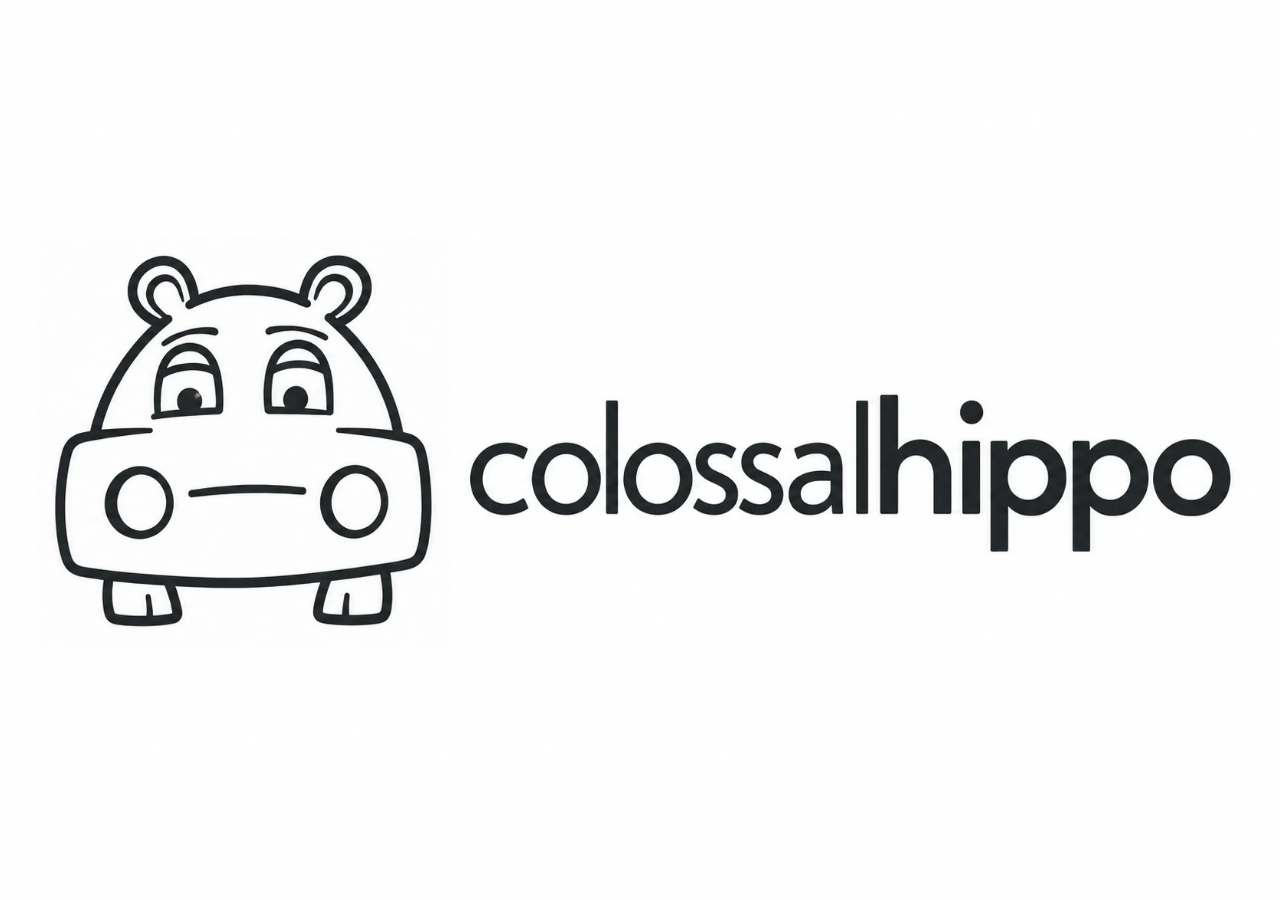
<file: index.html>
<!doctype html>
<html lang="en">
<head>
  <meta charset="utf-8">
  <meta name="viewport" content="width=device-width, initial-scale=1">
  <title>colossalhippo</title>
  <link rel="icon" href="data:,">
  <style>
    html, body { height: 100%; margin: 0; }
    body {
      display: flex;
      align-items: center;
      justify-content: center;
      background: #fefefe;
    }
    .logo {
      position: relative;
      width: min(100vw, 1672px);
      aspect-ratio: 1672 / 941;
      container-type: inline-size;
    }
    .logo img { display: block; width: 100%; height: auto; }
    .hippo {
      position: absolute;
      left: 2.99%;
      top: 20.19%;
      width: 32.30%;
      height: 57.38%;
    }
    .hippo img {
      height: 100%;
      mix-blend-mode: multiply;
      transform-origin: 50% 90%;
    }
    .dust {
      position: absolute;
      top: 94%;
      width: 0;
      height: 0;
    }
    .dust.l { left: 24.8%; }
    .dust.r { left: 76.3%; }
    .dust i {
      position: absolute;
      width: 3.2cqw;
      aspect-ratio: 1;
      border-radius: 50%;
      background: #c2c2c2;
      opacity: 0;
    }
    .dust i:nth-child(1) { --dx: -130%; --dy: -60%; }
    .dust i:nth-child(2) { --dx: -230%; --dy: 10%; width: 2.4cqw; }
    .dust i:nth-child(3) { --dx: -60%; --dy: -170%; width: 1.8cqw; }
    .dust.r i:nth-child(1) { --dx: 130%; }
    .dust.r i:nth-child(2) { --dx: 230%; }
    .dust.r i:nth-child(3) { --dx: 60%; }
    @media (hover: hover) and (prefers-reduced-motion: no-preference) {
      .hippo:hover img { animation: stomp 1.6s ease-in-out infinite; }
      .hippo:hover .dust i { animation: puff 1.6s ease-out infinite; }
      .hippo:hover .dust.r i { animation-delay: 0.32s; }
      .hippo:hover .dust.l i { animation-delay: 1.12s; }
    }
    @keyframes puff {
      0% { opacity: 1; transform: translate(-50%, -50%) scale(0.3); }
      25% { opacity: 0; transform: translate(-50%, -50%) translate(var(--dx), var(--dy)) scale(1.2); }
      100% { opacity: 0; transform: translate(-50%, -50%) translate(var(--dx), var(--dy)) scale(1.2); }
    }
    @keyframes stomp {
      0%, 100% { transform: none; }
      10% { transform: translateY(-4%) rotate(-3deg); }
      20% { transform: translateY(0) rotate(0) scale(1.03, 0.95); }
      28% { transform: none; }
      50% { transform: none; }
      60% { transform: translateY(-4%) rotate(3deg); }
      70% { transform: translateY(0) rotate(0) scale(1.03, 0.95); }
      78% { transform: none; }
    }
  </style>
</head>
<body>
  <div class="logo">
    <img src="wordmark.webp" width="1672" height="941" alt="colossalhippo">
    <div class="hippo"><img src="hippo.webp" width="540" height="540" alt="">
      <span class="dust l"><i></i><i></i><i></i></span>
      <span class="dust r"><i></i><i></i><i></i></span>
    </div>
  </div>
</body>
</html>
</file>
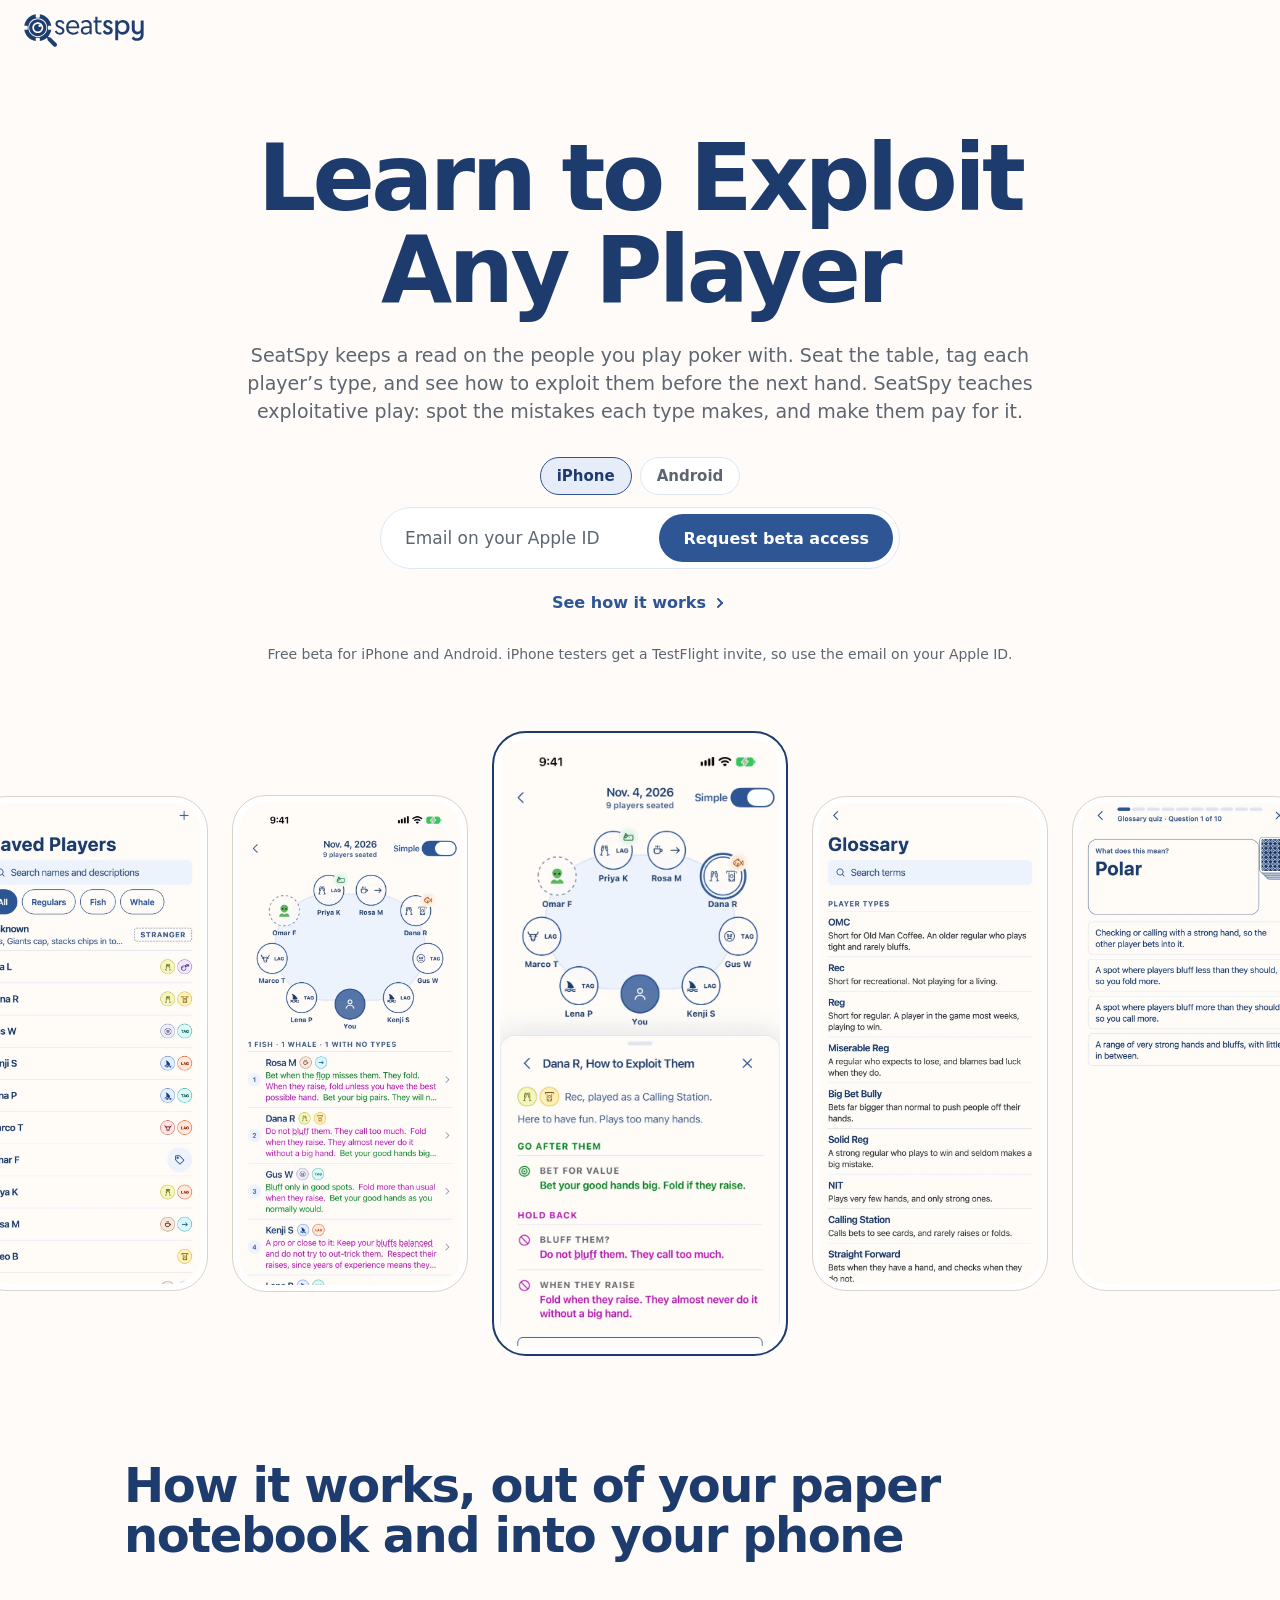
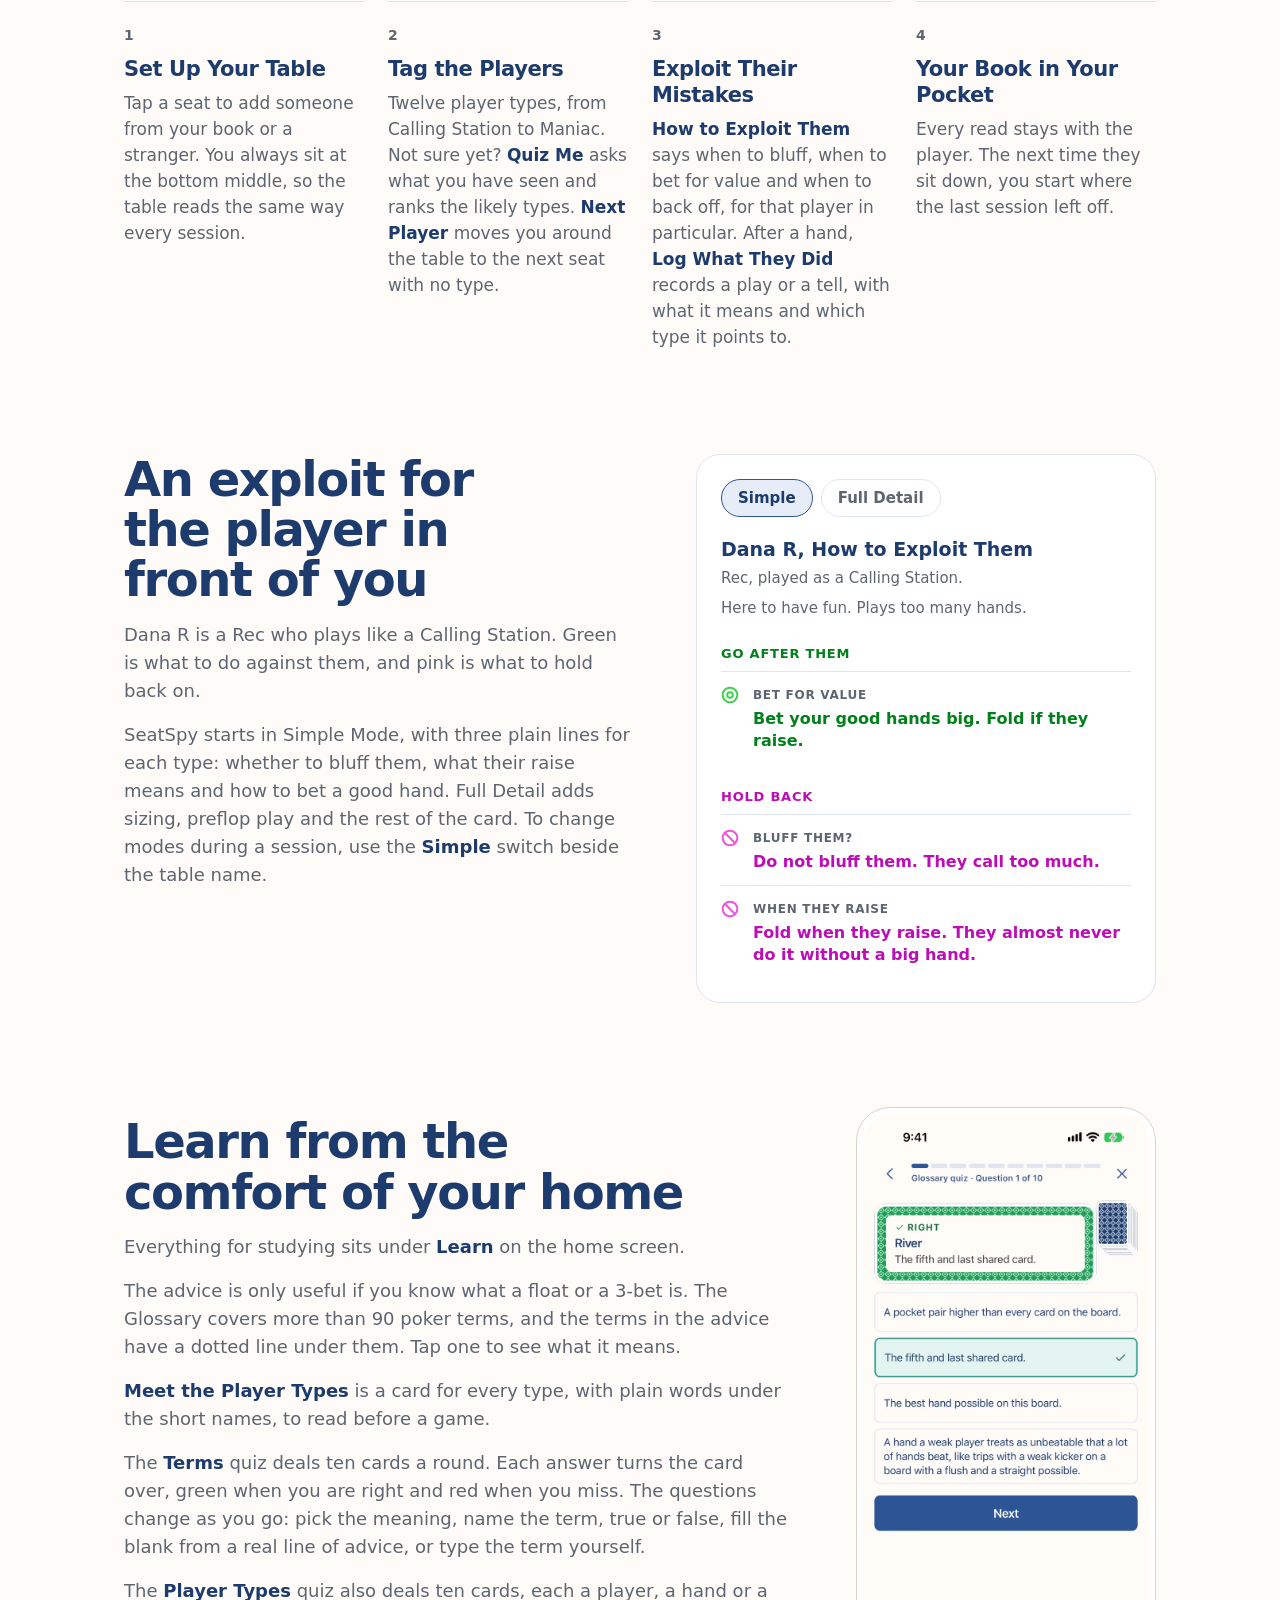
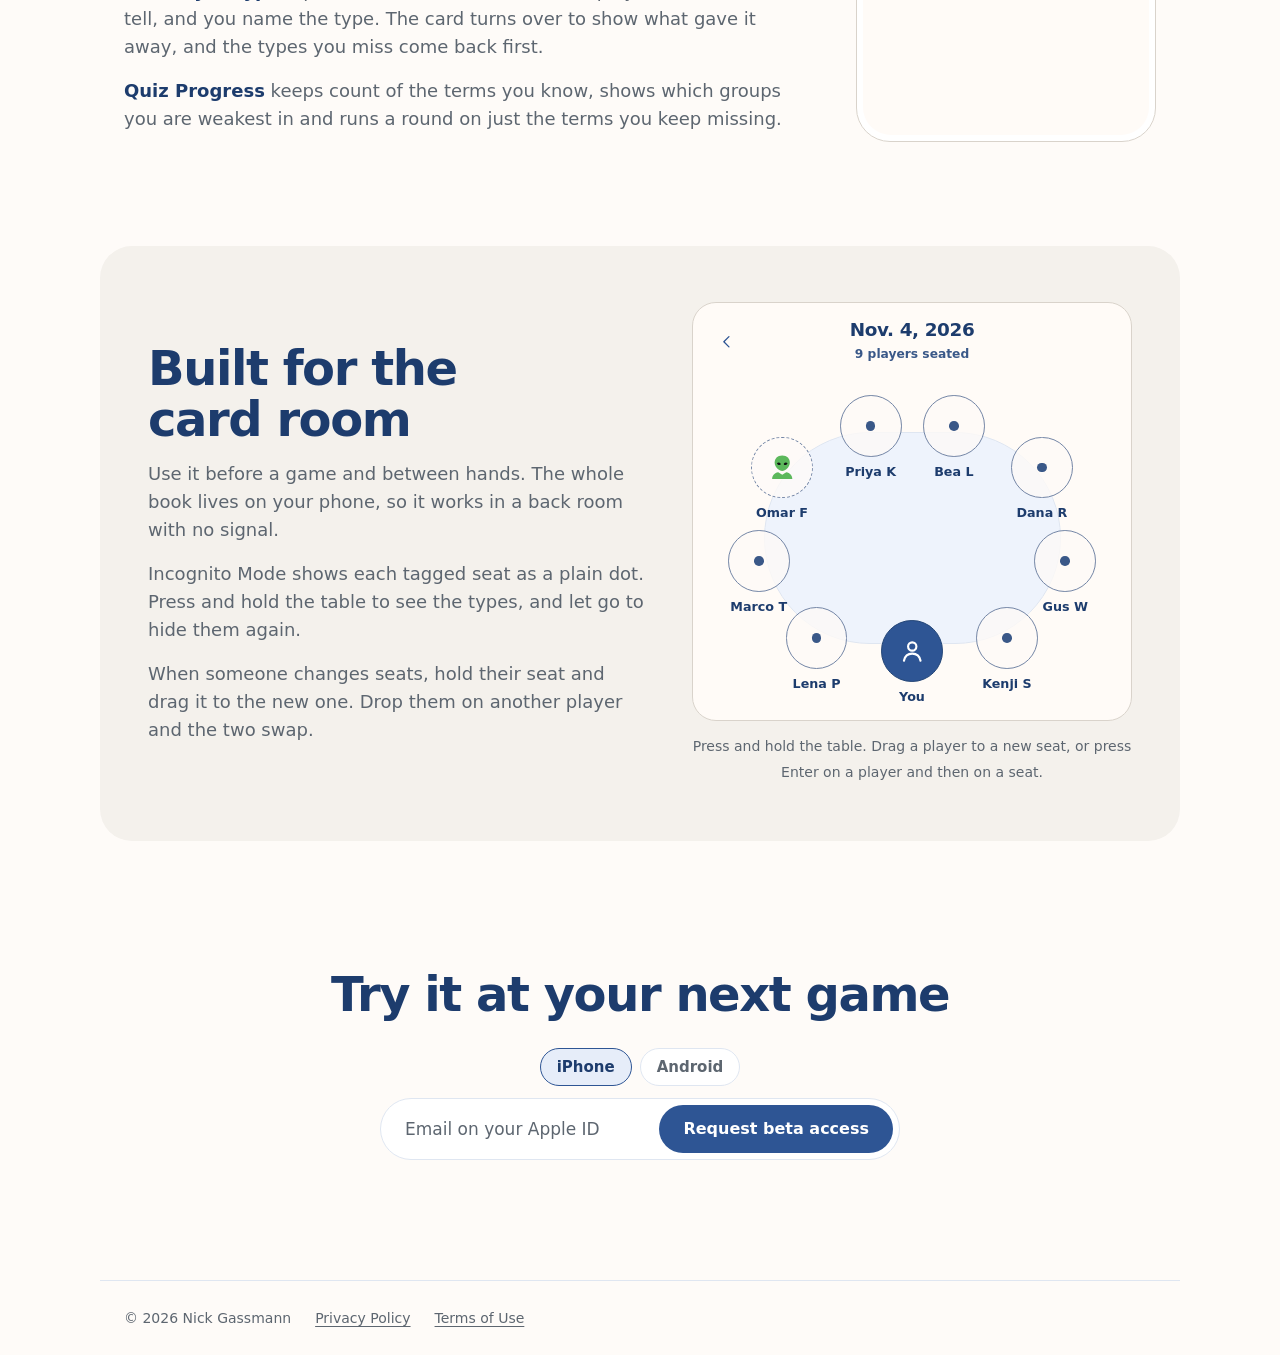
<file: seatspy/index.html>
<!doctype html>
<html lang="en">
<head>
  <meta charset="utf-8">
  <meta name="viewport" content="width=device-width, initial-scale=1">
  <title>SeatSpy: Learn to Exploit Any Player at the Table</title>
  <meta name="description" content="SeatSpy is an app for iPhone and Android that keeps a read on every poker player you face, and tells you how to exploit them.">
  <meta property="og:title" content="SeatSpy: Learn to Exploit Any Player at the Table">
  <meta property="og:description" content="An app for iPhone and Android that keeps a read on every poker player you face, and tells you how to exploit them.">
  <meta property="og:image" content="https://colossalhippo.com/seatspy/og.png?v=4">
  <meta property="og:url" content="https://colossalhippo.com/seatspy/">
  <meta name="twitter:card" content="summary_large_image">
  <link rel="icon" href="favicon.png">
  <link rel="apple-touch-icon" href="icon.png">
  <link rel="stylesheet" href="home.css?v=11">
  <script>document.documentElement.classList.add('js');</script>
</head>
<body>

<nav class="bar">
  <a class="brand" href="./"><img src="logo.svg" alt="SeatSpy" width="140" height="39"></a>
</nav>

<header class="hero t-stagger">
  <h1>
    <span class="t-stagger-line t-stagger-line--1">Learn to Exploit</span>
    <span class="t-stagger-line t-stagger-line--2">Any Player</span>
  </h1>
  <p class="lede t-stagger-line t-stagger-line--3">SeatSpy keeps a read on the people you play poker with. Seat the table, tag each player’s type, and see how to exploit them before the next hand. SeatSpy teaches exploitative play: spot the mistakes each type makes, and make them pay for it.</p>
  <div class="request t-stagger-line t-stagger-line--4" id="request">
  <form class="beta" action="https://formspree.io/f/mzeebnqj" method="POST">
    <fieldset class="beta-phone">
      <legend class="sr">Your phone</legend>
      <label><input class="sr" type="radio" name="phone" value="iPhone" checked><span>iPhone</span></label>
      <label><input class="sr" type="radio" name="phone" value="Android"><span>Android</span></label>
    </fieldset>
    <div class="beta-fields">
      <label class="sr beta-label" for="beta-email-1">Email on your Apple ID</label>
      <input id="beta-email-1" class="beta-input" type="email" name="email" placeholder="Email on your Apple ID" autocomplete="email" required>
      <input type="hidden" name="_subject" value="SeatSpy beta request">
      <input type="text" name="_gotcha" class="sr" tabindex="-1" autocomplete="off" aria-hidden="true">
      <button class="pill pill-dark beta-send" type="submit">Request beta access</button>
    </div>
    <p class="beta-done" hidden>
      <span class="t-success-check" data-state="out" aria-hidden="true"><svg viewBox="0 0 48 48" fill="none"><path d="M14 24l7 7 13-14" stroke="currentColor" stroke-width="4" stroke-linecap="round" stroke-linejoin="round"/></svg></span>
      <span class="beta-thanks">Thanks. I will send a TestFlight invite to that email.</span>
    </p>
    <p class="beta-install" hidden><a class="pill pill-dark" href="android/">Install SeatSpy for Android</a></p>
    <p class="beta-error" role="alert" hidden>That did not go through. Try again, or email <a href="mailto:nickgassmann@gmail.com">nickgassmann@gmail.com</a>.</p>
  </form>
  </div>
  <div class="actions t-stagger-line t-stagger-line--4">
    <a class="pill-link t-learn" href="#how">See how it works
      <span class="t-learn-chevron" aria-hidden="true"><svg width="16" height="16" viewBox="0 0 16 16" fill="none" stroke="currentColor" stroke-width="1.8" stroke-linecap="round">
        <path class="t-learn-arm t-learn-arm-top" d="M6 4L10 8"/>
        <path class="t-learn-arm t-learn-arm-bot" d="M10 8L6 12"/>
      </svg></span>
    </a>
  </div>
  <p class="note t-stagger-line t-stagger-line--5">Free beta for iPhone and Android. iPhone testers get a TestFlight invite, so use the email on your Apple ID.</p>
</header>

<section class="showcase" aria-label="SeatSpy screens">
  <div class="phones">
    <figure class="deal t-tilt" style="--x:-2"><div class="phone t-tilt-card"><img src="screens/saved.webp" alt="Saved Players, a list of players with their type icons" width="720" height="1561"><div class="t-tilt-glare"></div></div></figure>
    <figure class="deal t-tilt" style="--x:-1"><div class="phone t-tilt-card"><img src="screens/table-read.webp" alt="The table in Simple Mode, with a plain line on how to play each seated player" width="720" height="1565"><div class="t-tilt-glare"></div></div></figure>
    <figure class="deal t-tilt deal-main" style="--x:0"><div class="phone t-tilt-card"><img src="screens/howto.webp?v=3" alt="How to Exploit Them for one player in Simple Mode, split into Go after them and Hold back" width="720" height="1565"><div class="t-tilt-glare"></div></div></figure>
    <figure class="deal t-tilt" style="--x:1"><div class="phone t-tilt-card"><img src="screens/glossary.webp" alt="The Glossary, with every player type and term" width="720" height="1561"><div class="t-tilt-glare"></div></div></figure>
    <figure class="deal t-tilt" style="--x:2"><div class="phone t-tilt-card"><img src="screens/quiz.webp" alt="The glossary quiz, one card at a time" width="720" height="1561"><div class="t-tilt-glare"></div></div></figure>
  </div>
</section>

<section class="how" id="how">
  <h2 class="t-reveal">How it works, out of your paper notebook and into your phone</h2>
  <ol class="steps">
    <li class="step t-reveal">
      <h3>Set Up Your Table</h3>
      <p>Tap a seat to add someone from your book or a stranger. You always sit at the bottom middle, so the table reads the same way every session.</p>
    </li>
    <li class="step t-reveal">
      <h3>Tag the Players</h3>
      <p>Twelve player types, from Calling Station to Maniac. Not sure yet? <b>Quiz Me</b> asks what you have seen and ranks the likely types. <b>Next Player</b> moves you around the table to the next seat with no type.</p>
    </li>
    <li class="step t-reveal">
      <h3>Exploit Their Mistakes</h3>
      <p><b>How to Exploit Them</b> says when to bluff, when to bet for value and when to back off, for that player in particular. After a hand, <b>Log What They Did</b> records a play or a tell, with what it means and which type it points to.</p>
    </li>
    <li class="step t-reveal">
      <h3>Your Book in Your Pocket</h3>
      <p>Every read stays with the player. The next time they sit down, you start where the last session left off.</p>
    </li>
  </ol>
</section>

<section class="advice">
  <div class="advice-text">
    <h2 class="t-reveal">An exploit for the player in front of you</h2>
    <p class="t-reveal">Dana R is a Rec who plays like a Calling Station. Green is what to do against them, and pink is what to hold back on.</p>
    <p class="t-reveal">SeatSpy starts in Simple Mode, with three plain lines for each type: whether to bluff them, what their raise means and how to bet a good hand. Full Detail adds sizing, preflop play and the rest of the card. To change modes during a session, use the <b>Simple</b> switch beside the table name.</p>
  </div>
  <article class="verdicts" aria-label="How to exploit Dana R">
    <fieldset class="detail-switch t-reveal">
      <legend class="sr">Card detail</legend>
      <label><input class="sr" type="radio" name="detail" value="simple" checked><span>Simple</span></label>
      <label><input class="sr" type="radio" name="detail" value="full"><span>Full Detail</span></label>
    </fieldset>
    <header class="verdicts-head t-reveal">
      <h3>Dana R, How to Exploit Them</h3>
      <p>Rec, played as a Calling Station.</p>
      <p class="detail-simple">Here to have fun. Plays too many hands.</p>
    </header>
    <div class="detail-simple">
    <p class="group group-go t-reveal">Go after them</p>
    <div class="field go t-reveal">
      <svg class="mark" viewBox="0 0 16 16" aria-hidden="true"><circle cx="8" cy="8" r="6.5"/><circle cx="8" cy="8" r="2.5"/></svg>
      <div><p class="label">Bet for value</p><p><strong>Bet your good hands big. Fold if they raise.</strong></p></div>
    </div>
    <p class="group group-stop t-reveal">Hold back</p>
    <div class="field stop t-reveal">
      <svg class="mark" viewBox="0 0 16 16" aria-hidden="true"><circle cx="8" cy="8" r="6.5"/><path d="M3.4 3.4l9.2 9.2"/></svg>
      <div><p class="label">Bluff them?</p><p><strong>Do not bluff them. They call too much.</strong></p></div>
    </div>
    <div class="field stop t-reveal">
      <svg class="mark" viewBox="0 0 16 16" aria-hidden="true"><circle cx="8" cy="8" r="6.5"/><path d="M3.4 3.4l9.2 9.2"/></svg>
      <div><p class="label">When they raise</p><p><strong>Fold when they raise. They almost never do it without a big hand.</strong></p></div>
    </div>
    </div>
    <div class="detail-full">
    <p class="group group-go t-reveal">Go after them</p>
    <div class="field go t-reveal">
      <svg class="mark" viewBox="0 0 16 16" aria-hidden="true"><circle cx="8" cy="8" r="6.5"/><circle cx="8" cy="8" r="2.5"/></svg>
      <div><p class="label">Bet for value</p><p><strong>Value bet them to death, with a solid bet-fold plan behind it.</strong></p></div>
    </div>
    <div class="field go t-reveal">
      <svg class="mark" viewBox="0 0 16 16" aria-hidden="true"><circle cx="8" cy="8" r="6.5"/><circle cx="8" cy="8" r="2.5"/></svg>
      <div><p class="label">Before the flop</p><p><strong>Get into as many pots with them as you can.</strong> They are the player you want to be in with.</p></div>
    </div>
    <div class="field go t-reveal">
      <svg class="mark" viewBox="0 0 16 16" aria-hidden="true"><circle cx="8" cy="8" r="6.5"/><circle cx="8" cy="8" r="2.5"/></svg>
      <div><p class="label">How much to bet</p><p><strong>Normal to large.</strong> They are not counting.</p></div>
    </div>
    <p class="group group-stop t-reveal">Hold back</p>
    <div class="field stop t-reveal">
      <svg class="mark" viewBox="0 0 16 16" aria-hidden="true"><circle cx="8" cy="8" r="6.5"/><path d="M3.4 3.4l9.2 9.2"/></svg>
      <div><p class="label">Bluff them?</p><p><strong>Generally, it is -EV to try to bluff a rec.</strong> Value bet instead.</p></div>
    </div>
    </div>
  </article>
</section>

<section class="train">
  <div class="train-text">
    <h2 class="t-reveal">Learn from the comfort of your home</h2>
    <p class="t-reveal">Everything for studying sits under <b>Learn</b> on the home screen.</p>
    <p class="t-reveal">The advice is only useful if you know what a float or a 3-bet is. The Glossary covers more than 90 poker terms, and the terms in the advice have a dotted line under them. Tap one to see what it means.</p>
    <p class="t-reveal"><b>Meet the Player Types</b> is a card for every type, with plain words under the short names, to read before a game.</p>
    <p class="t-reveal">The <b>Terms</b> quiz deals ten cards a round. Each answer turns the card over, green when you are right and red when you miss. The questions change as you go: pick the meaning, name the term, true or false, fill the blank from a real line of advice, or type the term yourself.</p>
    <p class="t-reveal">The <b>Player Types</b> quiz also deals ten cards, each a player, a hand or a tell, and you name the type. The card turns over to show what gave it away, and the types you miss come back first.</p>
    <p class="t-reveal"><b>Quiz Progress</b> keeps count of the terms you know, shows which groups you are weakest in and runs a round on just the terms you keep missing.</p>
  </div>
  <figure class="train-phone t-reveal"><div class="phone"><img src="screens/quiz-right.webp" alt="A quiz card turned over to show a right answer, River, the fifth and last shared card" width="720" height="1565" loading="lazy"></div></figure>
</section>

<section class="room">
  <div class="room-text">
    <h2 class="t-reveal">Built for the card room</h2>
    <p class="t-reveal">Use it before a game and between hands. The whole book lives on your phone, so it works in a back room with no signal.</p>
    <p class="t-reveal">Incognito Mode shows each tagged seat as a plain dot. Press and hold the table to see the types, and let go to hide them again.</p>
    <p class="t-reveal">When someone changes seats, hold their seat and drag it to the new one. Drop them on another player and the two swap.</p>
  </div>
  <figure class="peek-wrap t-reveal">
    <div class="peek" role="group" aria-label="A table in incognito mode">
      <img class="table-fallback" src="screens/table-top.webp" alt="A table of nine players, each seat showing the player's types" width="900" height="824" draggable="false">
    </div>
    <figcaption>Press and hold the table. Drag a player to a new seat, or press Enter on a player and then on a seat.</figcaption>
    <p class="sr" aria-live="polite"></p>
  </figure>
</section>

<section class="closing">
  <h2 class="t-reveal">Try it at your next game</h2>
  <form class="beta t-reveal" action="https://formspree.io/f/mzeebnqj" method="POST">
    <fieldset class="beta-phone">
      <legend class="sr">Your phone</legend>
      <label><input class="sr" type="radio" name="phone" value="iPhone" checked><span>iPhone</span></label>
      <label><input class="sr" type="radio" name="phone" value="Android"><span>Android</span></label>
    </fieldset>
    <div class="beta-fields">
      <label class="sr beta-label" for="beta-email-2">Email on your Apple ID</label>
      <input id="beta-email-2" class="beta-input" type="email" name="email" placeholder="Email on your Apple ID" autocomplete="email" required>
      <input type="hidden" name="_subject" value="SeatSpy beta request">
      <input type="text" name="_gotcha" class="sr" tabindex="-1" autocomplete="off" aria-hidden="true">
      <button class="pill pill-dark beta-send" type="submit">Request beta access</button>
    </div>
    <p class="beta-done" hidden>
      <span class="t-success-check" data-state="out" aria-hidden="true"><svg viewBox="0 0 48 48" fill="none"><path d="M14 24l7 7 13-14" stroke="currentColor" stroke-width="4" stroke-linecap="round" stroke-linejoin="round"/></svg></span>
      <span class="beta-thanks">Thanks. I will send a TestFlight invite to that email.</span>
    </p>
    <p class="beta-install" hidden><a class="pill pill-dark" href="android/">Install SeatSpy for Android</a></p>
    <p class="beta-error" role="alert" hidden>That did not go through. Try again, or email <a href="mailto:nickgassmann@gmail.com">nickgassmann@gmail.com</a>.</p>
  </form>
</section>

<footer class="foot">
  <span>© 2026 Nick Gassmann</span>
  <a href="privacy/">Privacy Policy</a>
  <a href="terms/">Terms of Use</a>
</footer>

<script src="home.js?v=6"></script>
</body>
</html>
</file>
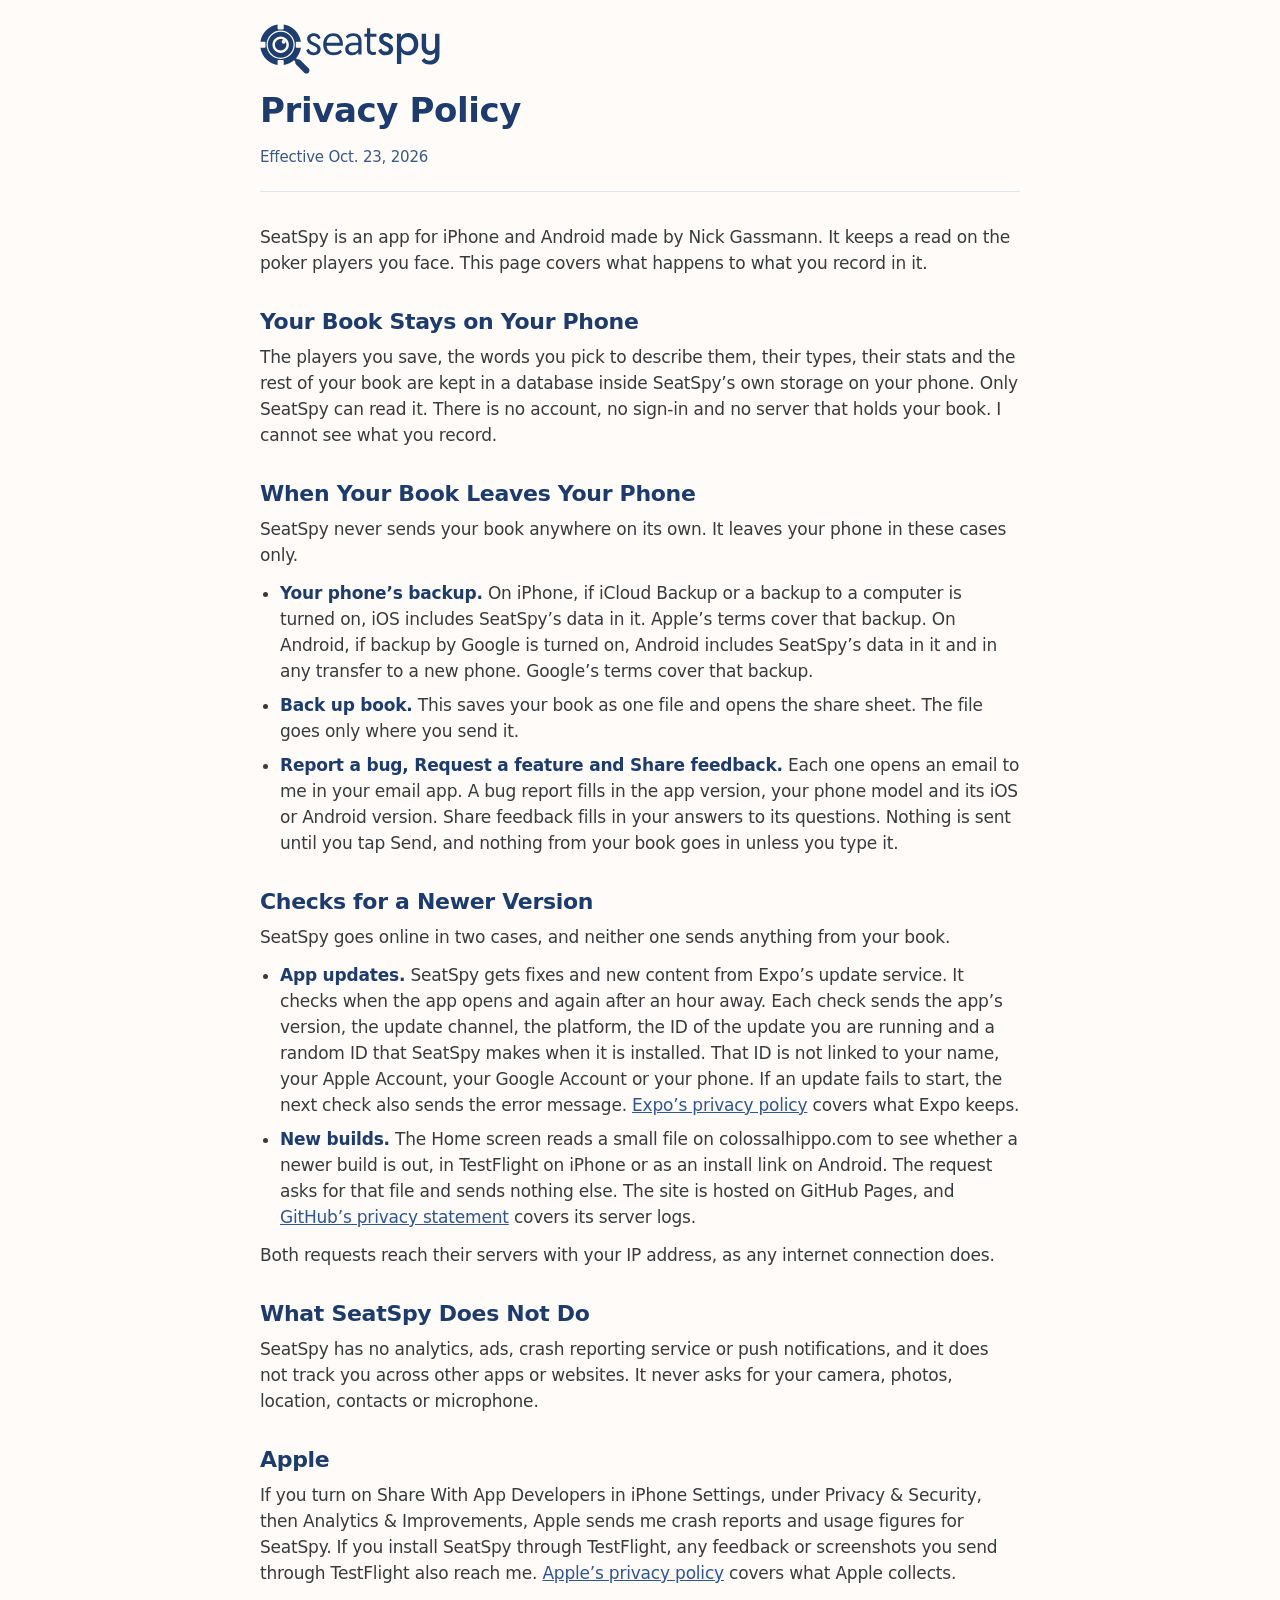
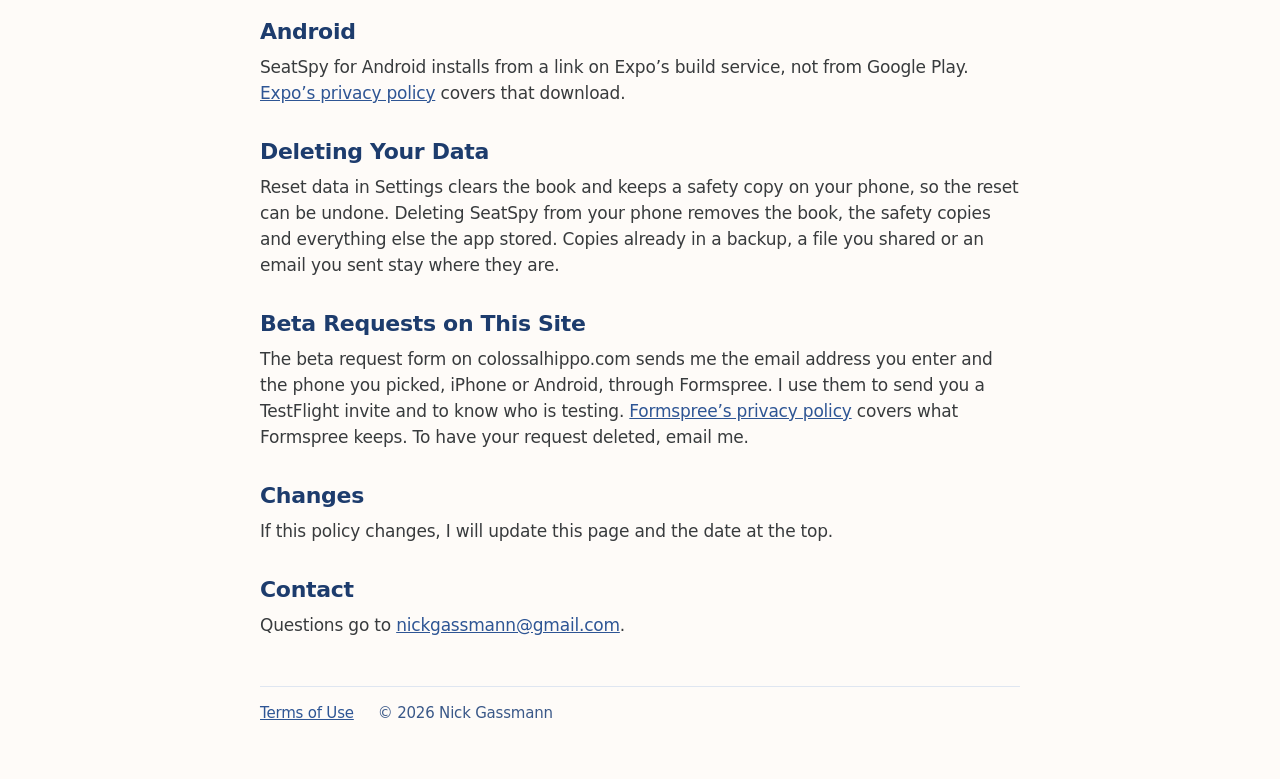
<file: seatspy/privacy/index.html>
<!doctype html>
<html lang="en">
<head>
  <meta charset="utf-8">
  <meta name="viewport" content="width=device-width, initial-scale=1">
  <title>SeatSpy Privacy Policy</title>
  <link rel="icon" href="data:,">
  <link rel="stylesheet" href="../legal.css">
</head>
<body>
<main>
  <header>
    <img class="logo" src="../logo.svg" alt="SeatSpy" width="180" height="50">
    <h1>Privacy Policy</h1>
    <p class="effective">Effective Oct. 23, 2026</p>
  </header>

  <section>
    <p>SeatSpy is an app for iPhone and Android made by Nick Gassmann. It keeps a read on the poker players you face. This page covers what happens to what you record in it.</p>
  </section>

  <section>
    <h2>Your Book Stays on Your Phone</h2>
    <p>The players you save, the words you pick to describe them, their types, their stats and the rest of your book are kept in a database inside SeatSpy’s own storage on your phone. Only SeatSpy can read it. There is no account, no sign-in and no server that holds your book. I cannot see what you record.</p>
  </section>

  <section>
    <h2>When Your Book Leaves Your Phone</h2>
    <p>SeatSpy never sends your book anywhere on its own. It leaves your phone in these cases only.</p>
    <ul>
      <li><strong>Your phone’s backup.</strong> On iPhone, if iCloud Backup or a backup to a computer is turned on, iOS includes SeatSpy’s data in it. Apple’s terms cover that backup. On Android, if backup by Google is turned on, Android includes SeatSpy’s data in it and in any transfer to a new phone. Google’s terms cover that backup.</li>
      <li><strong>Back up book.</strong> This saves your book as one file and opens the share sheet. The file goes only where you send it.</li>
      <li><strong>Report a bug, Request a feature and Share feedback.</strong> Each one opens an email to me in your email app. A bug report fills in the app version, your phone model and its iOS or Android version. Share feedback fills in your answers to its questions. Nothing is sent until you tap Send, and nothing from your book goes in unless you type it.</li>
    </ul>
  </section>

  <section>
    <h2>Checks for a Newer Version</h2>
    <p>SeatSpy goes online in two cases, and neither one sends anything from your book.</p>
    <ul>
      <li><strong>App updates.</strong> SeatSpy gets fixes and new content from Expo’s update service. It checks when the app opens and again after an hour away. Each check sends the app’s version, the update channel, the platform, the ID of the update you are running and a random ID that SeatSpy makes when it is installed. That ID is not linked to your name, your Apple Account, your Google Account or your phone. If an update fails to start, the next check also sends the error message. <a href="https://expo.dev/privacy">Expo’s privacy policy</a> covers what Expo keeps.</li>
      <li><strong>New builds.</strong> The Home screen reads a small file on colossalhippo.com to see whether a newer build is out, in TestFlight on iPhone or as an install link on Android. The request asks for that file and sends nothing else. The site is hosted on GitHub Pages, and <a href="https://docs.github.com/en/site-policy/privacy-policies/github-general-privacy-statement">GitHub’s privacy statement</a> covers its server logs.</li>
    </ul>
    <p>Both requests reach their servers with your IP address, as any internet connection does.</p>
  </section>

  <section>
    <h2>What SeatSpy Does Not Do</h2>
    <p>SeatSpy has no analytics, ads, crash reporting service or push notifications, and it does not track you across other apps or websites. It never asks for your camera, photos, location, contacts or microphone.</p>
  </section>

  <section>
    <h2>Apple</h2>
    <p>If you turn on Share With App Developers in iPhone Settings, under Privacy &amp; Security, then Analytics &amp; Improvements, Apple sends me crash reports and usage figures for SeatSpy. If you install SeatSpy through TestFlight, any feedback or screenshots you send through TestFlight also reach me. <a href="https://www.apple.com/legal/privacy/">Apple’s privacy policy</a> covers what Apple collects.</p>
  </section>

  <section>
    <h2>Android</h2>
    <p>SeatSpy for Android installs from a link on Expo’s build service, not from Google Play. <a href="https://expo.dev/privacy">Expo’s privacy policy</a> covers that download.</p>
  </section>

  <section>
    <h2>Deleting Your Data</h2>
    <p>Reset data in Settings clears the book and keeps a safety copy on your phone, so the reset can be undone. Deleting SeatSpy from your phone removes the book, the safety copies and everything else the app stored. Copies already in a backup, a file you shared or an email you sent stay where they are.</p>
  </section>

  <section>
    <h2>Beta Requests on This Site</h2>
    <p>The beta request form on colossalhippo.com sends me the email address you enter and the phone you picked, iPhone or Android, through Formspree. I use them to send you a TestFlight invite and to know who is testing. <a href="https://formspree.io/legal/privacy-policy/">Formspree’s privacy policy</a> covers what Formspree keeps. To have your request deleted, email me.</p>
  </section>

  <section>
    <h2>Changes</h2>
    <p>If this policy changes, I will update this page and the date at the top.</p>
  </section>

  <section>
    <h2>Contact</h2>
    <p>Questions go to <a href="mailto:nickgassmann@gmail.com">nickgassmann@gmail.com</a>.</p>
  </section>

  <footer>
    <a href="../terms/">Terms of Use</a>
    <span>© 2026 Nick Gassmann</span>
  </footer>
</main>
</body>
</html>
</file>
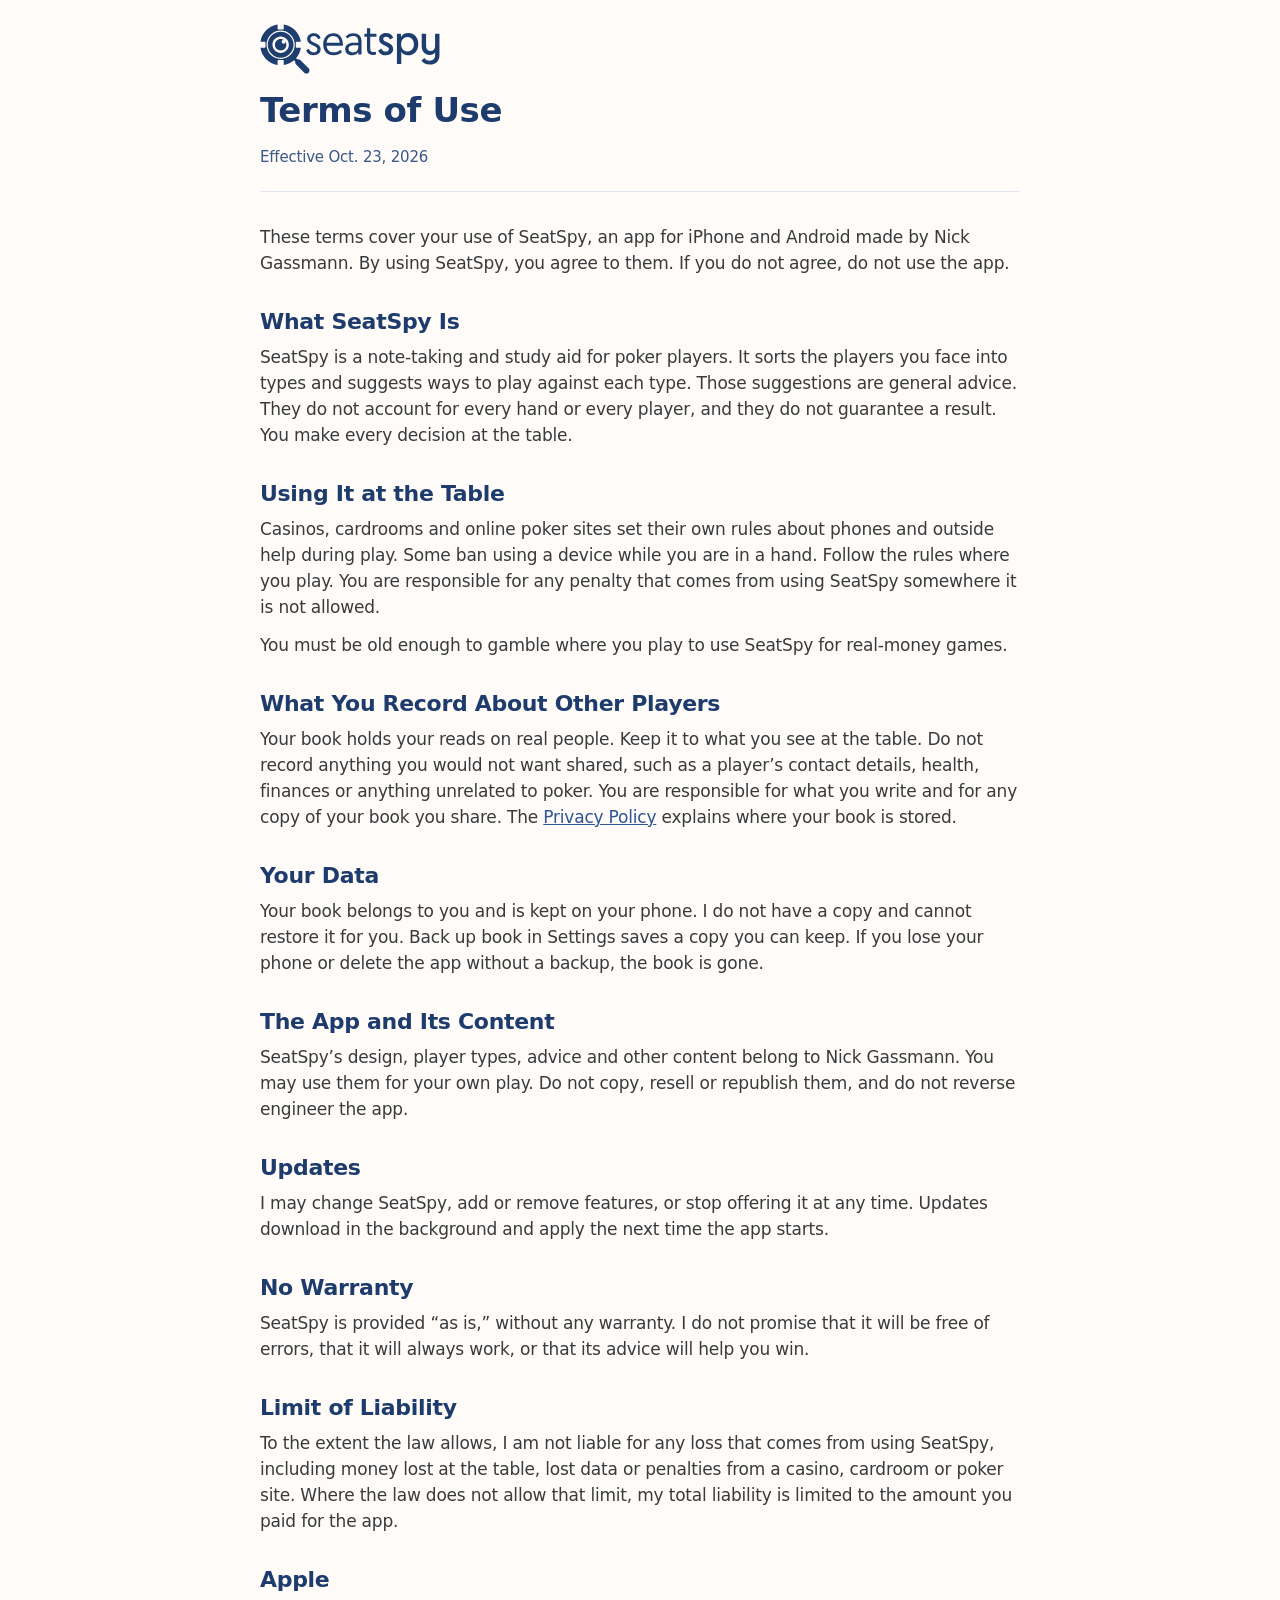
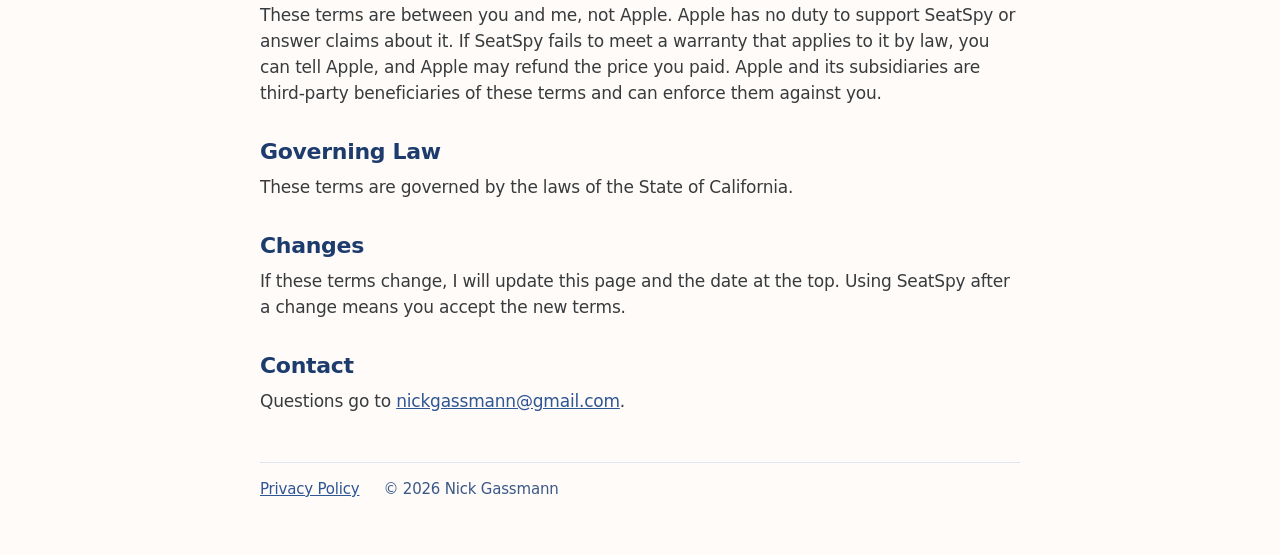
<file: seatspy/terms/index.html>
<!doctype html>
<html lang="en">
<head>
  <meta charset="utf-8">
  <meta name="viewport" content="width=device-width, initial-scale=1">
  <title>SeatSpy Terms of Use</title>
  <link rel="icon" href="data:,">
  <link rel="stylesheet" href="../legal.css">
</head>
<body>
<main>
  <header>
    <img class="logo" src="../logo.svg" alt="SeatSpy" width="180" height="50">
    <h1>Terms of Use</h1>
    <p class="effective">Effective Oct. 23, 2026</p>
  </header>

  <section>
    <p>These terms cover your use of SeatSpy, an app for iPhone and Android made by Nick Gassmann. By using SeatSpy, you agree to them. If you do not agree, do not use the app.</p>
  </section>

  <section>
    <h2>What SeatSpy Is</h2>
    <p>SeatSpy is a note-taking and study aid for poker players. It sorts the players you face into types and suggests ways to play against each type. Those suggestions are general advice. They do not account for every hand or every player, and they do not guarantee a result. You make every decision at the table.</p>
  </section>

  <section>
    <h2>Using It at the Table</h2>
    <p>Casinos, cardrooms and online poker sites set their own rules about phones and outside help during play. Some ban using a device while you are in a hand. Follow the rules where you play. You are responsible for any penalty that comes from using SeatSpy somewhere it is not allowed.</p>
    <p>You must be old enough to gamble where you play to use SeatSpy for real-money games.</p>
  </section>

  <section>
    <h2>What You Record About Other Players</h2>
    <p>Your book holds your reads on real people. Keep it to what you see at the table. Do not record anything you would not want shared, such as a player’s contact details, health, finances or anything unrelated to poker. You are responsible for what you write and for any copy of your book you share. The <a href="../privacy/">Privacy Policy</a> explains where your book is stored.</p>
  </section>

  <section>
    <h2>Your Data</h2>
    <p>Your book belongs to you and is kept on your phone. I do not have a copy and cannot restore it for you. Back up book in Settings saves a copy you can keep. If you lose your phone or delete the app without a backup, the book is gone.</p>
  </section>

  <section>
    <h2>The App and Its Content</h2>
    <p>SeatSpy’s design, player types, advice and other content belong to Nick Gassmann. You may use them for your own play. Do not copy, resell or republish them, and do not reverse engineer the app.</p>
  </section>

  <section>
    <h2>Updates</h2>
    <p>I may change SeatSpy, add or remove features, or stop offering it at any time. Updates download in the background and apply the next time the app starts.</p>
  </section>

  <section>
    <h2>No Warranty</h2>
    <p>SeatSpy is provided “as is,” without any warranty. I do not promise that it will be free of errors, that it will always work, or that its advice will help you win.</p>
  </section>

  <section>
    <h2>Limit of Liability</h2>
    <p>To the extent the law allows, I am not liable for any loss that comes from using SeatSpy, including money lost at the table, lost data or penalties from a casino, cardroom or poker site. Where the law does not allow that limit, my total liability is limited to the amount you paid for the app.</p>
  </section>

  <section>
    <h2>Apple</h2>
    <p>These terms are between you and me, not Apple. Apple has no duty to support SeatSpy or answer claims about it. If SeatSpy fails to meet a warranty that applies to it by law, you can tell Apple, and Apple may refund the price you paid. Apple and its subsidiaries are third-party beneficiaries of these terms and can enforce them against you.</p>
  </section>

  <section>
    <h2>Governing Law</h2>
    <p>These terms are governed by the laws of the State of California.</p>
  </section>

  <section>
    <h2>Changes</h2>
    <p>If these terms change, I will update this page and the date at the top. Using SeatSpy after a change means you accept the new terms.</p>
  </section>

  <section>
    <h2>Contact</h2>
    <p>Questions go to <a href="mailto:nickgassmann@gmail.com">nickgassmann@gmail.com</a>.</p>
  </section>

  <footer>
    <a href="../privacy/">Privacy Policy</a>
    <span>© 2026 Nick Gassmann</span>
  </footer>
</main>
</body>
</html>
</file>
<file: seatspy/home.css>
/* SeatSpy home */
:root {
  color-scheme: light;
  --bg: #fefbf8;
  --panel: #f4f1ec;
  --line: #dfe6f1;
  --navy: #1d3c6d;
  --text: #383b3d;
  --muted: #5d6670;
  --blue: #2e5594;
  --pill: #e6edf9;
  --go: #00801a;
  --go-mark: #44d153;
  --go-tint: #e7f9e9;
  --stop: #bd0db7;
  --stop-mark: #ed56dc;
  --stop-tint: #fdecfb;
  --font: -apple-system, BlinkMacSystemFont, "SF Pro Display", "SF Pro Text", system-ui, sans-serif;

  /* motion */
  --ease-smooth-out: cubic-bezier(0.22, 1, 0.36, 1);
  --duration-fast: 250ms;
  --blur-small: 2px;
  --stagger-dur: 600ms;
  --stagger-distance: 12px;
  --stagger-stagger: 70ms;
  --stagger-blur: 3px;
  --stagger-ease: cubic-bezier(0.22, 1, 0.36, 1);
  --tilt-perspective: 1000px;
  --tilt-return: 1000ms;
  --tilt-return-ease: cubic-bezier(0.22, 1, 0.36, 1);
  --tilt-follow: 400ms;
  --tilt-follow-ease: cubic-bezier(0.22, 1, 0.36, 1);
  --tilt-glare-opacity: 0.32;
  --tilt-glare-fade: 300ms;
  --tilt-glare-ease: cubic-bezier(0.22, 1, 0.36, 1);
  --learn-shift: 3px;
  --learn-spread: 8deg;
  --learn-in: 350ms;
  --learn-out: 350ms;
  --learn-ease: cubic-bezier(0.22, 1, 0.36, 1);
  --deal-dur: 900ms;
  --check-dur: 500ms;
  --check-ease-bob: cubic-bezier(0.34, 1.35, 0.64, 1);
  --deal-step: 260px;
  --line-draw: 900ms;
}
* { box-sizing: border-box; }
html { background: var(--bg); scroll-behavior: smooth; }
body {
  margin: 0;
  background: var(--bg);
  color: var(--text);
  font: 17px/26px var(--font);
  -webkit-font-smoothing: antialiased;
  overflow-x: hidden;
}
h1, h2, h3, p, figure, ol { margin: 0; }
ol { padding: 0; list-style: none; }
a { color: var(--blue); text-underline-offset: 3px; }
b { color: var(--navy); font-weight: 600; }
img { display: block; max-width: 100%; height: auto; }
::selection { background: var(--pill); color: var(--navy); }
:focus-visible { outline: 3px solid var(--blue); outline-offset: 3px; border-radius: 4px; }

/* nav */
.bar {
  position: sticky; top: 0; z-index: 10;
  display: flex; align-items: center; justify-content: space-between;
  padding: 14px 24px;
  background: color-mix(in srgb, var(--bg) 88%, transparent);
  backdrop-filter: blur(12px);
  -webkit-backdrop-filter: blur(12px);
}
.brand img { width: 120px; }

/* buttons */
.pill {
  display: inline-flex; align-items: center; justify-content: center; gap: 6px;
  min-height: 48px; padding: 0 24px;
  border-radius: 999px;
  font-size: 16px; font-weight: 600; text-decoration: none;
  transition: transform 150ms var(--ease-smooth-out), background-color 150ms;
}
.pill:active { transform: scale(0.97); }
.pill-dark { background: var(--blue); color: #fff; }
.pill-dark:hover { background: #244677; }
.pill-line { border: 1.5px solid var(--blue); color: var(--blue); }
.pill-line:hover { background: var(--pill); }

/* see how it works chevron */
.t-learn-chevron {
  display: inline-flex;
  transform: translateX(0);
  transition: transform var(--learn-out) var(--learn-ease);
}
.t-learn-arm {
  transform-box: view-box;
  transform-origin: 10px 8px;
  vector-effect: non-scaling-stroke;
  transition: transform var(--learn-out) var(--learn-ease);
}
.t-learn:hover .t-learn-chevron { transform: translateX(var(--learn-shift)); transition-duration: var(--learn-in); }
.t-learn:hover .t-learn-arm { transition-duration: var(--learn-in); }
.t-learn:hover .t-learn-arm-top { transform: rotate(var(--learn-spread)); }
.t-learn:hover .t-learn-arm-bot { transform: rotate(calc(var(--learn-spread) * -1)); }

/* beta request form */
.sr { position: absolute; width: 1px; height: 1px; overflow: hidden; clip-path: inset(50%); white-space: nowrap; }
.beta { width: 100%; }
.beta-phone { display: flex; justify-content: center; gap: 8px; margin: 0 0 12px; padding: 0; border: 0; }
.beta-phone label span, .detail-switch label span {
  display: inline-flex; align-items: center; min-height: 38px; padding: 0 16px;
  border: 1px solid var(--line); border-radius: 999px; background: #fff;
  color: var(--muted); font-size: 15px; font-weight: 600; cursor: pointer;
  transition: background-color 150ms, border-color 150ms, color 150ms;
}
.beta-phone input:checked + span, .detail-switch input:checked + span { background: var(--pill); border-color: var(--blue); color: var(--navy); }
.beta-phone input:focus-visible + span, .detail-switch input:focus-visible + span { outline: 3px solid var(--blue); outline-offset: 3px; }
.beta-fields { display: flex; gap: 8px; max-width: 520px; margin: 0 auto; padding: 6px; background: #fff; border: 1px solid var(--line); border-radius: 999px; transition: border-color 150ms; }
.beta-fields:focus-within { border-color: var(--blue); }
.beta-input {
  flex: 1; min-width: 0; height: 48px; padding: 0 18px;
  border: 0; border-radius: 999px; background: transparent;
  font: 17px/1 var(--font); color: var(--text);
}
.beta-input::placeholder { color: var(--muted); }
.beta-input:focus { outline: none; }
.beta-send { border: 0; font-family: var(--font); cursor: pointer; }
.beta-send:disabled { opacity: 0.6; cursor: progress; }
.beta-done {
  display: flex; align-items: center; justify-content: center; gap: 10px;
  min-height: 62px; color: var(--navy); font-size: 18px; font-weight: 600;
}
.beta-fields[hidden], .beta-done[hidden], .beta-error[hidden], .beta-phone[hidden], .beta-install[hidden] { display: none; }
.beta-install { display: flex; justify-content: center; margin-top: 12px; }
.beta-error { margin-top: 12px; color: var(--text); font-size: 15px; }
.t-success-check { display: inline-block; width: 28px; height: 28px; color: var(--go); transform-origin: center; opacity: 0; }
.t-success-check svg { display: block; overflow: visible; }
.t-success-check svg path { stroke-dasharray: 29; stroke-dashoffset: 29; }
.t-success-check[data-state="in"] {
  animation:
    t-check-fade   var(--check-dur) var(--ease-smooth-out) forwards,
    t-check-rotate var(--check-dur) var(--ease-smooth-out) forwards,
    t-check-blur   var(--check-dur) var(--ease-smooth-out) forwards,
    t-check-bob    var(--check-dur) var(--check-ease-bob)  forwards;
}
.t-success-check[data-state="in"] svg path { animation: t-check-draw var(--check-dur) var(--ease-smooth-out) 80ms forwards; }
@keyframes t-check-fade { from { opacity: 0; } to { opacity: 1; } }
@keyframes t-check-rotate { from { transform: rotate(80deg); } to { transform: rotate(0deg); } }
@keyframes t-check-blur { from { filter: blur(10px); } to { filter: blur(0); } }
@keyframes t-check-bob { from { translate: 0 40px; } to { translate: 0 0; } }
@keyframes t-check-draw { to { stroke-dashoffset: 0; } }
.request { margin-top: 32px; }
.closing .beta { max-width: 520px; }
.pill-link { display: inline-flex; align-items: center; gap: 6px; min-height: 44px; font-size: 16px; font-weight: 600; text-decoration: none; }

/* hero */
.hero {
  max-width: 840px; margin: 0 auto;
  padding: 72px 24px 56px;
  text-align: center;
}
.hero h1 {
  color: var(--navy);
  font-size: clamp(40px, 8vw, 92px);
  line-height: 1;
  font-weight: 700;
  letter-spacing: -0.04em;
}
.lede { margin-top: 24px; color: var(--muted); font-size: 19px; line-height: 28px; text-wrap: pretty; }
.actions { display: flex; flex-wrap: wrap; justify-content: center; gap: 12px; margin-top: 12px; }
.note { margin-top: 16px; color: var(--muted); font-size: 14px; }

/* hero text reveal, and the same rise for content as it scrolls in */
.t-stagger-line { display: block; }
.js .t-stagger-line, .js .t-reveal {
  opacity: 0;
  transform: translateY(var(--stagger-distance));
  filter: blur(var(--stagger-blur));
  transition:
    opacity   var(--stagger-dur) var(--stagger-ease),
    transform var(--stagger-dur) var(--stagger-ease),
    filter    var(--stagger-dur) var(--stagger-ease);
}
.js .t-stagger-line--2 { transition-delay: var(--stagger-stagger); }
.js .t-stagger-line--3 { transition-delay: calc(var(--stagger-stagger) * 2); }
.js .t-stagger-line--4 { transition-delay: calc(var(--stagger-stagger) * 3); }
.js .t-stagger-line--5 { transition-delay: calc(var(--stagger-stagger) * 4); }
.js .t-stagger.is-shown .t-stagger-line, .js .t-reveal.is-shown { opacity: 1; transform: translateY(0); filter: blur(0); }
.js .t-reveal { transition-delay: calc(var(--i, 0) * var(--stagger-stagger)); }
.actions.t-stagger-line { display: flex; }

/* showcase */
.showcase { padding: 8px 0 104px; }
.phones {
  display: flex; justify-content: center; align-items: center; gap: 24px;
  padding: 0 24px;
  isolation: isolate;
}
.deal { flex: none; width: 236px; position: relative; z-index: calc(10 - var(--abs, 0)); }
.deal:nth-child(1), .deal:nth-child(5) { --abs: 2; }
.deal:nth-child(2), .deal:nth-child(4) { --abs: 1; }
.deal-main { width: 296px; }
.deal { cursor: pointer; }
.deal-main { cursor: default; }
.deal:focus-visible { outline-offset: 6px; border-radius: 36px; }
.phone {
  border: 1px solid #d9d3cb;
  border-radius: 34px;
  padding: 6px;
  background: #fff;
}
.phone img { border-radius: 28px; }
.deal-main .phone { border: 2px solid var(--navy); }

/* deal */
.js .deal {
  animation: deal var(--deal-dur) var(--ease-smooth-out) backwards;
  animation-delay: calc(350ms + var(--abs, 0) * 70ms);
}
.js .phones.dealt .deal { animation: none; }
@keyframes deal {
  from {
    opacity: 0;
    transform: translateX(calc(var(--x) * var(--deal-step) * -1)) translateY(48px) rotate(calc(var(--x) * -4deg)) scale(0.94);
  }
  30% { opacity: 1; }
}

/* pointer tilt */
.t-tilt-card {
  position: relative;
  overflow: hidden;
  transform:
    perspective(var(--tilt-perspective))
    rotateX(var(--tilt-rx, 0deg))
    rotateY(var(--tilt-ry, 0deg));
  transform-style: preserve-3d;
  transition: transform var(--tilt-return) var(--tilt-return-ease);
  will-change: transform;
}
.t-tilt-card.is-tilting { transition: transform var(--tilt-follow) var(--tilt-follow-ease); }
.t-tilt-glare {
  position: absolute;
  inset: 0;
  pointer-events: none;
  opacity: 0;
  mix-blend-mode: screen;
  background:
    radial-gradient(circle 95px at var(--tilt-gx, 50%) var(--tilt-gy, 50%),
      rgba(255,255,255,0.48), rgba(255,255,255,0.06) 52%, rgba(255,255,255,0) 84%),
    radial-gradient(circle 200px at var(--tilt-gx, 50%) var(--tilt-gy, 50%),
      rgba(255,255,255,0.22), rgba(255,255,255,0.04) 58%, rgba(255,255,255,0) 78%),
    radial-gradient(circle 360px at var(--tilt-gx, 50%) var(--tilt-gy, 50%),
      rgba(255,255,255,0.10), rgba(255,255,255,0) 88%);
  transition: opacity var(--tilt-glare-fade) var(--tilt-glare-ease);
}
.t-tilt.is-hover .t-tilt-glare { opacity: var(--tilt-glare-opacity); }

/* section headings */
.how h2, .advice h2, .train h2, .room h2, .closing h2 {
  color: var(--navy);
  font-size: clamp(32px, 4.5vw, 48px); line-height: 1.05;
  font-weight: 700; letter-spacing: -0.03em;
  text-wrap: balance;
}

/* how it works */
.how { max-width: 1080px; margin: 0 auto; padding: 0 24px 104px; }
.steps {
  display: grid; grid-template-columns: repeat(auto-fit, minmax(220px, 1fr));
  gap: 24px; margin-top: 40px;
  counter-reset: step;
}
.step { position: relative; padding-top: 20px; counter-increment: step; }
.step::after {
  content: ""; position: absolute; top: 0; left: 0; right: 0;
  height: 1px; background: var(--line); transform-origin: left;
}
.step::before { content: counter(step); color: var(--muted); font-size: 14px; font-weight: 700; font-variant-numeric: tabular-nums; }
.step h3 { margin: 8px 0; color: var(--navy); font-size: 21px; line-height: 26px; letter-spacing: -0.02em; }
.step p { color: var(--muted); }

/* advice */
.advice {
  max-width: 1080px; margin: 0 auto; padding: 0 24px 104px;
  display: grid; grid-template-columns: 1fr minmax(0, 460px); gap: 64px; align-items: start;
}
.advice-text p { margin-top: 16px; color: var(--muted); font-size: 18px; line-height: 28px; }
.verdicts {
  background: #fff;
  border: 1px solid var(--line);
  border-radius: 24px;
  padding: 24px;
}
.verdicts-head h3 { color: var(--navy); font-size: 19px; line-height: 24px; }
.verdicts-head p { margin-top: 4px; color: var(--muted); font-size: 15px; }
.group {
  margin: 20px 0 4px;
  font-size: 13px; font-weight: 700; letter-spacing: 0.06em; text-transform: uppercase;
}
.group-go { color: var(--go); }
.group-stop { color: var(--stop); }
.field {
  display: grid; grid-template-columns: 20px 1fr; gap: 12px;
  padding: 12px 0; border-top: 1px solid var(--line);
  font-size: 16px; line-height: 22px;
}
.field .label { font-size: 12px; font-weight: 700; letter-spacing: 0.06em; text-transform: uppercase; color: var(--muted); margin-bottom: 2px; }
.detail-switch { display: flex; gap: 8px; margin: 0 0 20px; padding: 0; border: 0; }
.detail-full, .verdicts:has([value="full"]:checked) .detail-simple { display: none; }
.verdicts:has([value="full"]:checked) .detail-full { display: block; }
.field.go strong { color: var(--go); }
.field.stop strong { color: var(--stop); }
.mark { width: 18px; height: 18px; margin-top: 2px; fill: none; stroke-width: 1.8; }
.go .mark { stroke: var(--go-mark); }
.stop .mark { stroke: var(--stop-mark); }

/* training */
.train {
  max-width: 1080px; margin: 0 auto; padding: 0 24px 104px;
  display: grid; grid-template-columns: 1fr minmax(0, 300px); gap: 64px; align-items: center;
}
.train-text p { margin-top: 16px; color: var(--muted); font-size: 18px; line-height: 28px; }
.train-phone { margin: 0; }

/* card room */
.room {
  max-width: 1080px; margin: 0 auto 104px;
  padding: 56px 48px;
  background: var(--panel);
  border-radius: 32px;
  display: grid; grid-template-columns: 1fr minmax(0, 440px); gap: 48px; align-items: center;
}
.room-text p { margin-top: 16px; color: var(--muted); font-size: 18px; line-height: 28px; }
.peek-wrap figcaption { margin-top: 12px; text-align: center; color: var(--muted); font-size: 14px; }
.peek {
  position: relative; display: block; width: 100%;
  padding: 16px 0 0; border: 1px solid #d9d3cb; border-radius: 24px; overflow: hidden;
  background: #fffbf7; cursor: pointer;
  -webkit-touch-callout: none; user-select: none; -webkit-user-select: none;
}
.table-fallback { width: 100%; }

/* live table */
.table {
  --navy: #1d3c6d; --accent: #2e5594; --line-strong: #7486a6; --seat-muted: #3a5888;
  position: relative; aspect-ratio: 900 / 824; container-type: inline-size;
}
.table-head { position: absolute; inset: 0 0 auto; text-align: center; color: var(--navy); }
.table-head svg { position: absolute; left: 5.6cqw; top: 3.2cqw; width: 4cqw; height: 4cqw; color: var(--accent); }
.table-date { font-size: 4.2cqw; line-height: 1.2; font-weight: 700; letter-spacing: -0.02em; }
.table-count { font-size: 2.8cqw; font-weight: 600; color: var(--seat-muted); }
.felt {
  position: absolute; left: 16.1%; top: 28.2%; width: 68%; height: 52.9%;
  border: 0.25cqw solid var(--line); border-radius: 999px; background: #eef3fc;
}
.seat {
  position: absolute; left: calc(var(--x) / 900 * 100%); top: calc(var(--y) / 824 * 100%);
  width: 14.1cqw; height: 14.1cqw; margin: -7.05cqw 0 0 -7.05cqw; padding: 0;
  border: 0; background: none; font: inherit; color: var(--navy); cursor: grab;
  touch-action: manipulation; -webkit-tap-highlight-color: transparent;
}
.seat:focus-visible { outline: none; }
.seat:focus-visible .ring { outline: 3px solid var(--accent); outline-offset: 4px; }
.seat.is-picked:focus-visible .ring { outline-color: var(--navy); outline-offset: 2.4cqw; }
.seat-you { cursor: default; }
.ring {
  position: absolute; inset: 0; border-radius: 50%;
  display: grid; place-items: center;
  border: 0.3cqw solid var(--line-strong); background: rgba(254, 251, 248, 0.8);
  transition: border-color 150ms var(--ease-smooth-out);
}
.table.is-peeking .ring { border-color: var(--accent); }
.seat-stranger .ring, .table.is-peeking .seat-stranger .ring { border: 0.25cqw dashed var(--line-strong); }
.seat-you .ring, .table.is-peeking .seat-you .ring { border-color: #244677; background: var(--accent); color: #fff; }
.ring::after {
  content: ""; position: absolute; inset: -1.6cqw; border-radius: 50%;
  border: 0.4cqw solid var(--accent); background: rgba(46, 85, 148, 0.12);
  opacity: 0; transition: opacity 150ms var(--ease-smooth-out);
}
.seat.is-target .ring::after, .seat.is-picked .ring::after { opacity: 1; }
.face {
  grid-area: 1 / 1; display: flex; align-items: center; justify-content: center; gap: 1.3cqw;
  transition: opacity 150ms var(--ease-smooth-out), filter 150ms var(--ease-smooth-out);
}
.face svg { width: 4.8cqw; height: 4.8cqw; }
.face-one svg { width: 6.5cqw; height: 6.5cqw; }
.ring > .you { width: 6.5cqw; height: 6.5cqw; }
.face-dot { width: 2.2cqw; height: 2.2cqw; border-radius: 50%; background: var(--seat-muted); }
.face-shown, .table.is-peeking .face-hidden { opacity: 0; filter: blur(var(--blur-small)); }
.table.is-peeking .face-shown { opacity: 1; filter: none; transition-duration: var(--duration-fast); }
.badge {
  position: absolute; top: -1.5cqw; right: -2cqw; width: 6.5cqw; height: 6.5cqw;
  display: grid; place-items: center; border-radius: 50%;
  border: 0.5cqw solid #fffbf7; background: var(--fill); color: var(--stroke);
  opacity: 0; transition: opacity 150ms var(--ease-smooth-out);
}
.badge svg { width: 4.2cqw; height: 4.2cqw; }
.table.is-peeking .badge { opacity: 1; transition-duration: var(--duration-fast); }
.seat-name {
  position: absolute; left: 50%; top: calc(100% + 1.6cqw); transform: translateX(-50%);
  font-size: 2.9cqw; line-height: 1.2; font-weight: 700; white-space: nowrap;
}
.seat.is-lifted { z-index: 2; cursor: grabbing; }
.seat.is-lifted .ring { box-shadow: 0 2cqw 4cqw rgba(29, 60, 109, 0.22); }
.seat.is-lifted .seat-lift { transform: scale(1.08); }
.seat-lift { position: absolute; inset: 0; transition: transform 200ms var(--ease-smooth-out); }

/* closing */
.closing {
  max-width: 1080px; margin: 0 auto; padding: 24px 24px 120px;
  text-align: center;
  display: flex; flex-direction: column; align-items: center; gap: 28px;
}

/* step rule draws across as the step scrolls in */
.js .step::after {
  transform: scaleX(0);
  transition: transform var(--line-draw) var(--ease-smooth-out) calc(var(--i, 0) * var(--stagger-stagger));
}
.js .step.is-shown::after { transform: none; }

/* footer */
.foot {
  max-width: 1080px; margin: 0 auto;
  padding: 24px; border-top: 1px solid var(--line);
  display: flex; flex-wrap: wrap; gap: 8px 24px;
  color: var(--muted); font-size: 14px;
}
.foot a { color: var(--muted); }

/* phone width */
@media (max-width: 760px) {
  :root { --deal-step: 182px; }
  .bar { padding: 12px 16px; }
  .brand img { width: 104px; }
  .hero { padding: 48px 16px 40px; }
  .lede { font-size: 17px; line-height: 26px; }
  .beta-fields { flex-direction: column; border-radius: 28px; padding: 6px; }
  .beta-input { text-align: center; }
  .showcase {
    overflow-x: auto; scroll-snap-type: none;
    scrollbar-width: none; padding-bottom: 72px;
  }
  .showcase::-webkit-scrollbar { display: none; }
  .showcase.snap { scroll-snap-type: x mandatory; }
  .phones { justify-content: flex-start; width: max-content; gap: 14px; padding: 8px calc(50vw - 102px) 0; }
  .deal { width: 168px; scroll-snap-align: center; }
  .deal-main { width: 204px; }
  .phone { border-radius: 26px; padding: 4px; }
  .phone img { border-radius: 22px; }
  .how, .advice { padding: 0 16px 72px; }
  .advice { grid-template-columns: 1fr; gap: 28px; }
  .verdicts { padding: 20px; }
  .train { padding: 0 16px 72px; grid-template-columns: 1fr; gap: 28px; }
  .train-phone { max-width: 280px; margin: 0 auto; }
  .room { margin: 0 16px 72px; padding: 32px 20px; grid-template-columns: 1fr; gap: 28px; }
  .closing { padding: 16px 16px 88px; }
  .foot { padding: 24px 16px; }
}

@media (prefers-reduced-motion: reduce) {
  html { scroll-behavior: auto; }
  .js .deal { animation: none; }
  .js .t-stagger-line, .js .t-reveal { transform: none; filter: none; transition: opacity 300ms ease; }
  .js .step::after { transform: none; transition: none; }
  .t-tilt-card { transform: none !important; transition: none !important; }
  .t-learn-chevron, .t-learn-arm { transition: none !important; }
  .face, .badge, .ring, .seat-lift { transition: none; }
  .face-shown, .table.is-peeking .face-hidden { filter: none; }
  .t-success-check[data-state="in"] { animation: t-check-fade 200ms ease forwards; }
  .t-success-check svg path { stroke-dashoffset: 0; }
  .t-success-check[data-state="in"] svg path { animation: none; }
}
</file>
<file: seatspy/legal.css>
/* SeatSpy legal pages */
:root {
  color-scheme: light;
  --bg: #fefbf8;
  --line: #dfe6f1;
  --heading: #1d3c6d;
  --text: #383b3d;
  --muted: #3a5888;
  --link: #2e5594;
  --font: -apple-system, BlinkMacSystemFont, "SF Pro Text", system-ui, sans-serif;
}
* { box-sizing: border-box; }
html { background: var(--bg); }
body {
  background: var(--bg);
  color: var(--text);
  font: 17px/26px var(--font);
  letter-spacing: -0.2px;
  margin: 0;
  padding: 24px 16px 56px;
  -webkit-font-smoothing: antialiased;
}
main { max-width: 760px; margin: 0 auto; }
h1, h2, p, ul { margin: 0; }
a { color: var(--link); }

/* header */
header { display: flex; flex-direction: column; gap: 16px; padding-bottom: 24px; border-bottom: 1px solid var(--line); }
.logo { display: block; width: 180px; height: auto; }
h1 { font-size: 34px; font-weight: 600; line-height: 41px; letter-spacing: -0.4px; color: var(--heading); }
.effective { color: var(--muted); font-size: 15px; line-height: 20px; }

/* body */
section { margin-top: 32px; }
h2 { font-size: 22px; font-weight: 700; line-height: 28px; letter-spacing: -0.3px; color: var(--heading); margin-bottom: 8px; }
p + p, p + ul, ul + p { margin-top: 12px; }
ul { padding-left: 20px; }
li + li { margin-top: 8px; }
strong { color: var(--heading); font-weight: 600; }

/* footer */
footer { margin-top: 48px; padding-top: 16px; border-top: 1px solid var(--line); color: var(--muted); font-size: 15px; line-height: 20px; display: flex; flex-wrap: wrap; gap: 8px 24px; }
</file>
